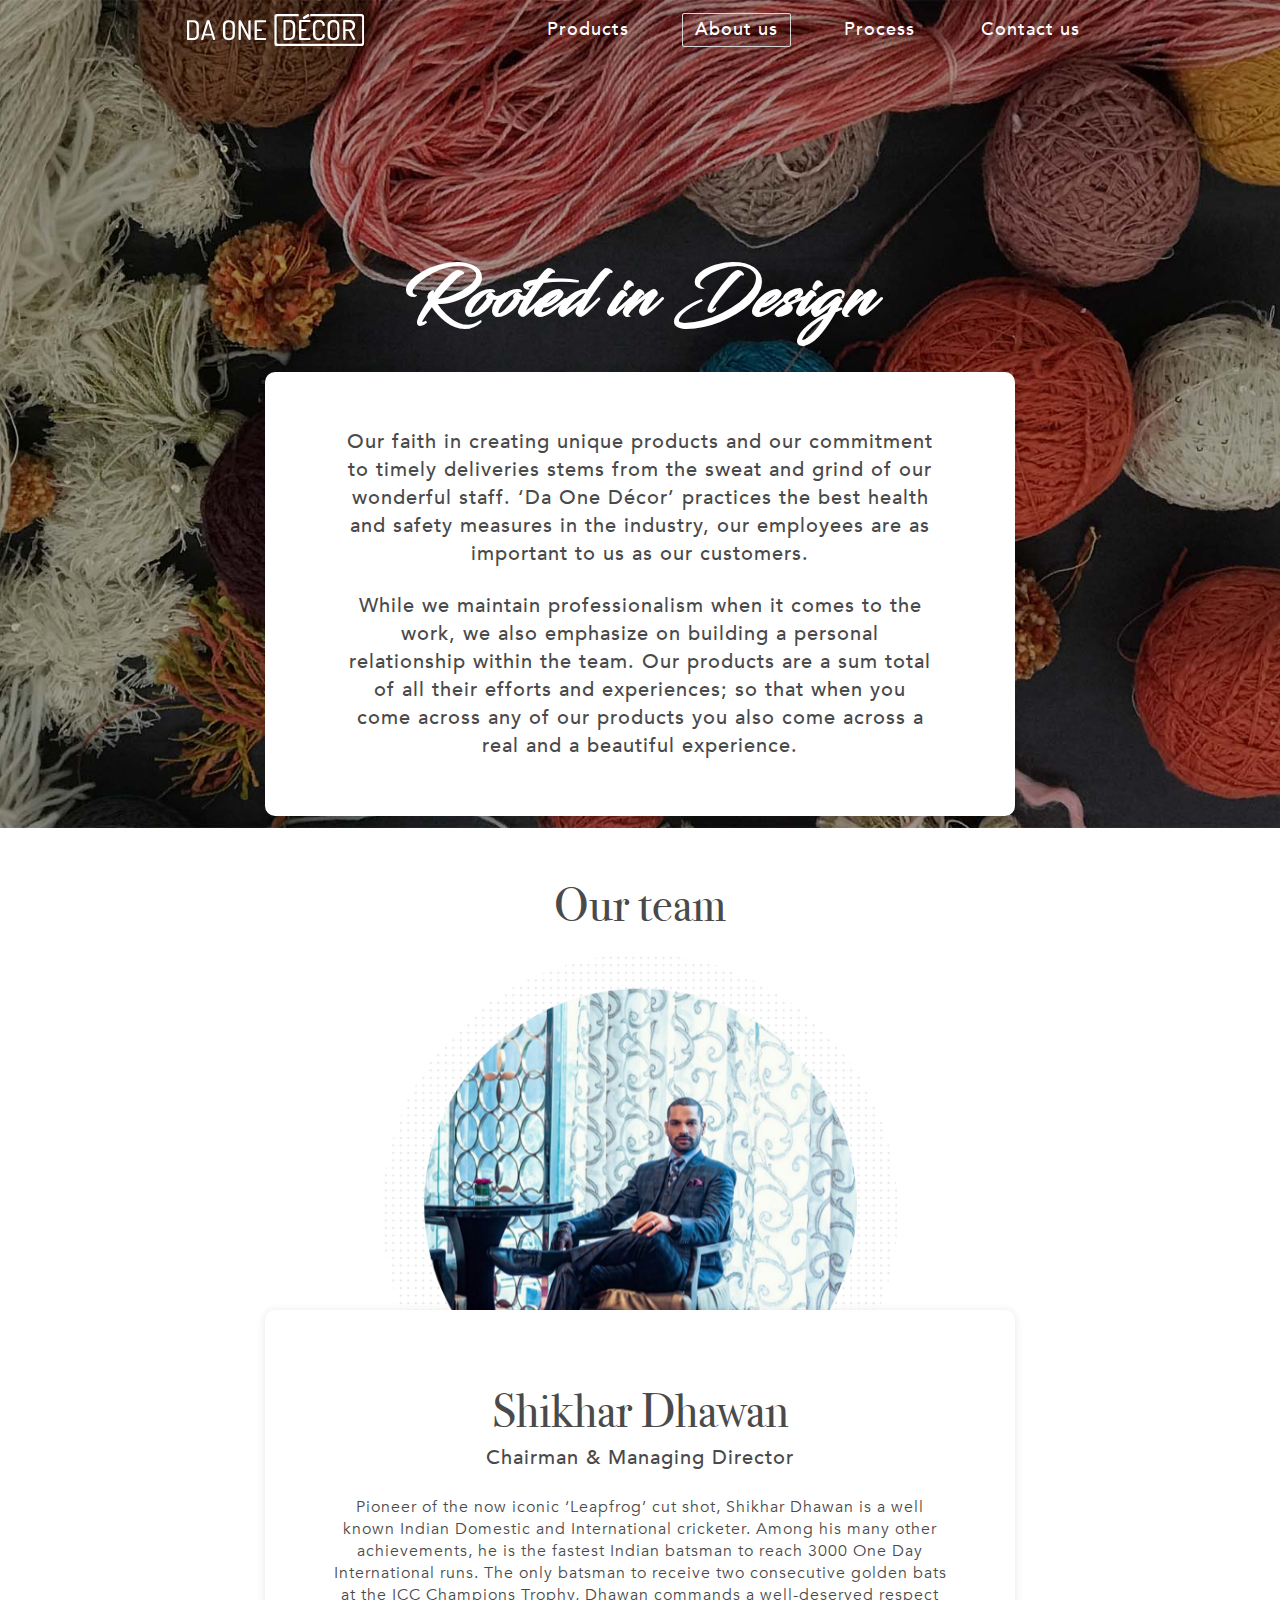
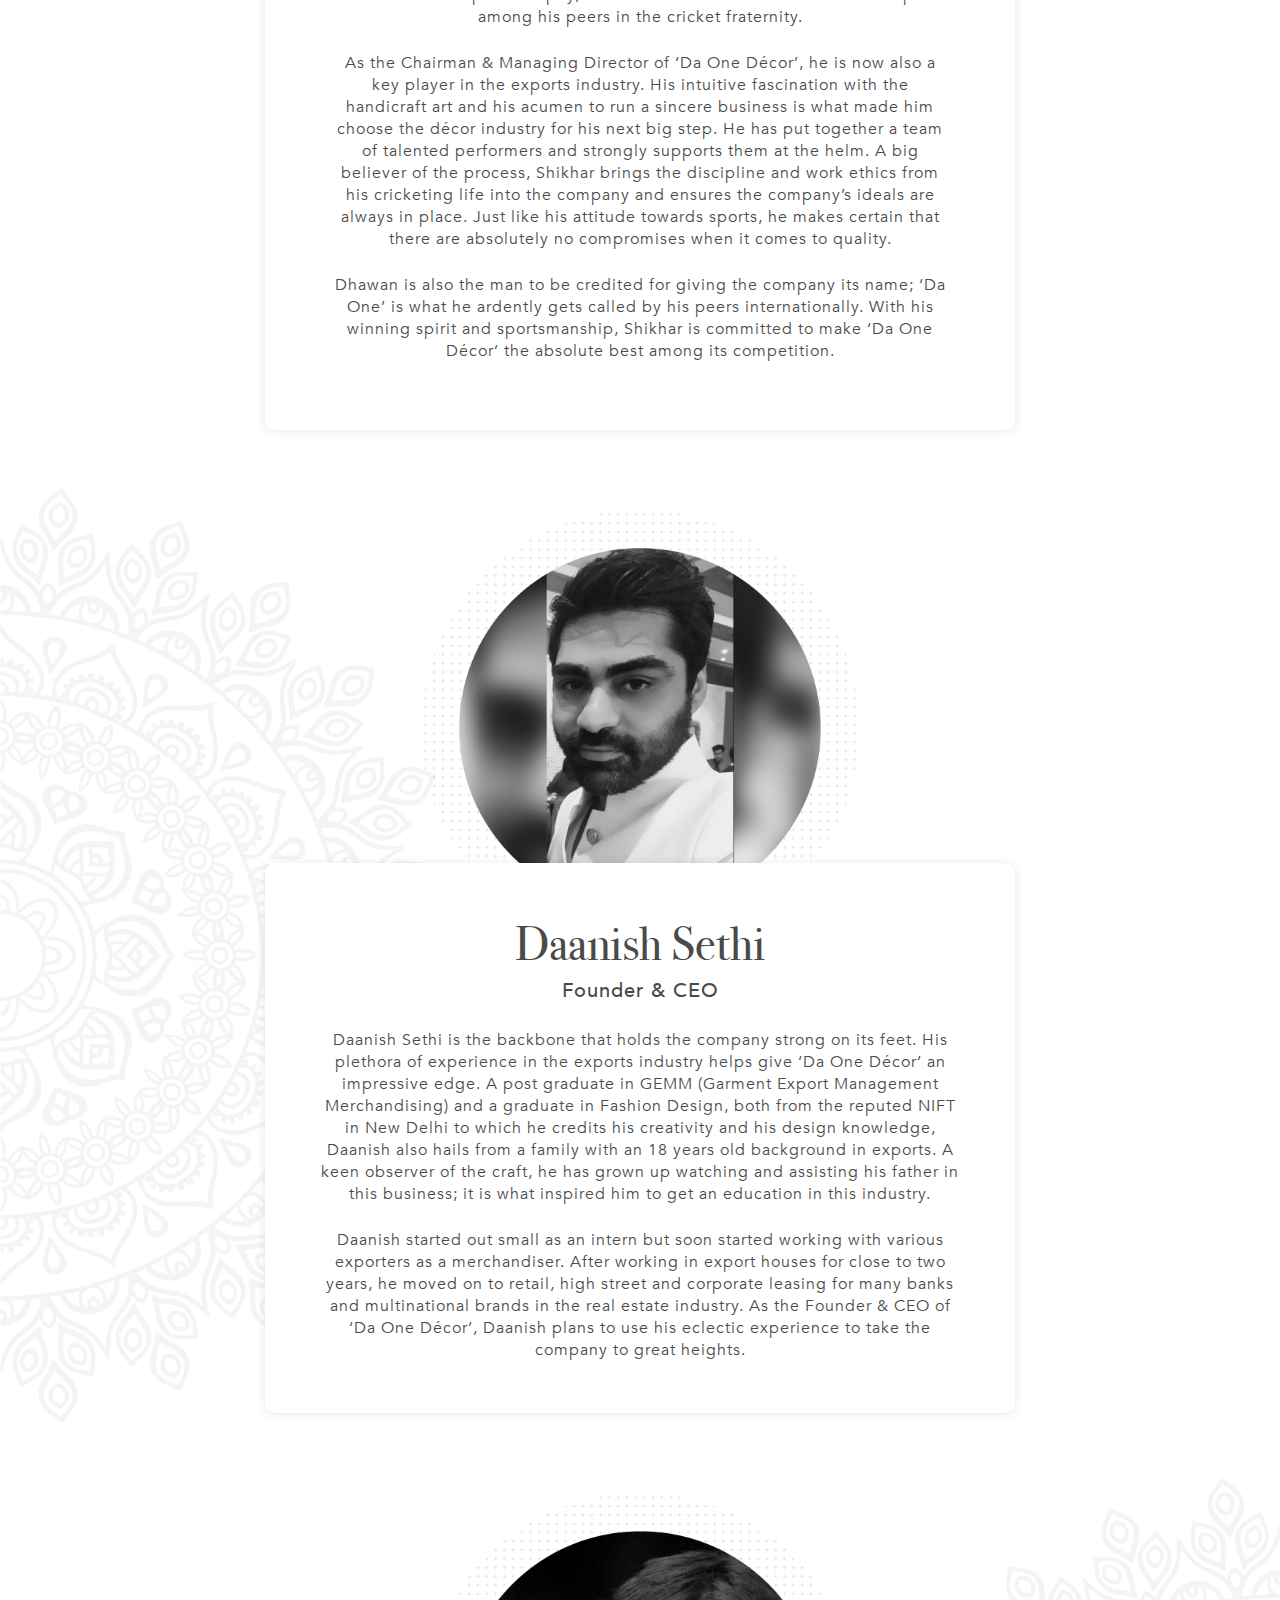
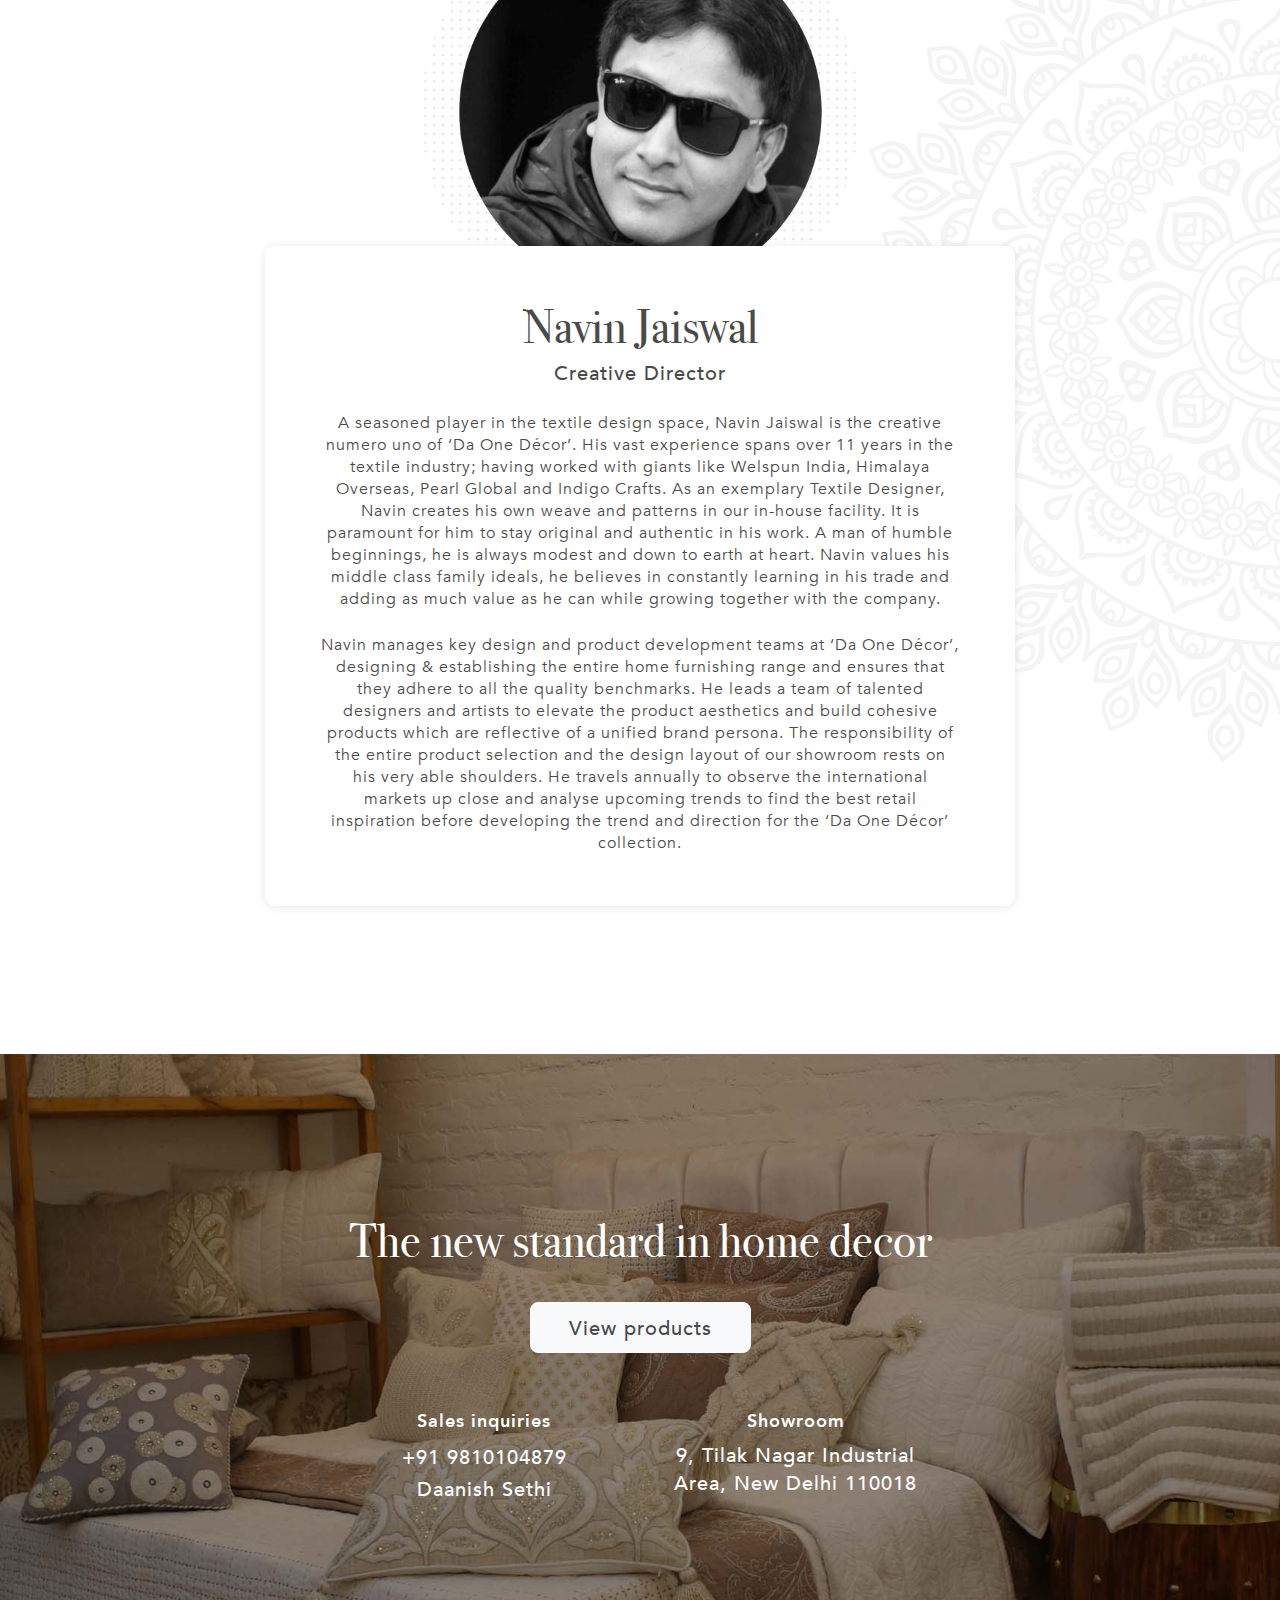
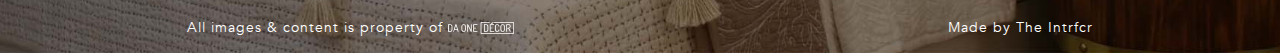
<file: about.html>
<!doctype html>
<html lang="en">
	<head>
			<meta charset="utf-8">
			<meta content="width=device-width, initial-scale=1, shrink-to-fit=no" name="viewport">
		<title>About | Da One Décor</title>
		
		<link rel="stylesheet" href="https://cdnjs.cloudflare.com/ajax/libs/twitter-bootstrap/4.0.0/css/bootstrap.min.css">
			<link rel="stylesheet" href="./css/style.css">
	</head>
<body >        
	<div id="image-about-left">       
		<div class="image-about-right">
							<header class="navbar navbar-expand-lg navbar-light bg-transparent" id="header">
							
								<section class="container">
									<a class="navbar-brand" href="./"><img src="./images/logo-white.svg" class="Logo_white" alt="logo" ></a>
								
									<button class="navbar-toggler" type="button" data-toggle="collapse" data-target="#mainMenu" aria-controls="mainMenu" aria-expanded="false" aria-label="Toggle navigation">
									<span class="navbar-toggler-icon"></span>
									</button>
								 
										<div class="collapse navbar-collapse" id="mainMenu">
											<ul class="navbar-nav ml-auto">
												<li class="nav-item">
													<a class="nav-link" href="./products.html">Products</a>
												</li>
												<li class="nav-item active">
													<a class="nav-link" href="./about.html">About us</a>
												</li>
												<li class="nav-item">
													<a class="nav-link" href="./process.html">Process</a>
												</li>
												<li class="nav-item">
													<a class="nav-link scroll" href="#footer">Contact us</a>
												</li>
											</ul>
										</div>
							
							</section>
						</header>

		<section id="bannerContainerabout"></section>
			 
	<section class="container py-5 bannerCard">       
				<div class="row align-items-center h-100 flex-column">
			<div class="col-12 col-md-10 mx-auto">
				<h1 class="text-center text-white font-fancy display-1">Rooted in Design</h1>
				<div class="card has-shadow text-center mt-4 p-4 p-md-5">
					<div class="card-body mx-md-3 py-1 py-md-2 p-0 px-md-3">
						<p class="card-text  mb-md-4 font-medium h3 ">Our faith in creating unique products and our commitment to timely deliveries stems from the sweat and grind of our wonderful staff. ‘Da One Décor’ practices the best health and safety measures in the industry, our employees are as important to us as our customers. </p>

						<p class="card-text font-medium h3">While we maintain professionalism when it comes to the work, we also emphasize on building a personal relationship within the team. Our products are a sum total of all their efforts and experiences; so that when you come across any of our products you also come across a real and a beautiful experience.</p>
					</div>
				</div>
			</div>
				</div>
	</section>
	
	<div class="container shikarDhawan mt-2 pt-1" id="team">
		<h2 class="text-center display-2 font-title mb-3 pb-1 ">Our team</h2>
		<div class="row">
			<div class="col col-sm-8 col-md-7 mx-auto ">
				<img src="./images/shikharDhawan.png" alt="shikhar dhawan" class="img-fluid " >
			</div>
		</div>
	
		<div class="row raiseUp" >
			<div class="col-12 col-md-10 mx-auto">
				<div class="card has-shadow text-center p-1 p-md-5" >
					<div class="card-body mt-1">       
						<h2 class="text-center display-2 font-title mb-1">Shikhar Dhawan</h2>

						<h6 class="text-center font-medium h3 mb-4">Chairman &amp; Managing Director</h6>

						<p class="h5 font-regular mb-4">Pioneer of the now iconic ‘Leapfrog’ cut shot, Shikhar Dhawan is a well known Indian Domestic and International cricketer. Among his many other achievements, he is the fastest Indian batsman to reach 3000 One Day International runs. The only batsman to receive two consecutive golden bats at the ICC Champions Trophy, Dhawan commands a well-deserved respect among his peers in the cricket fraternity.</p>

						<p class="h5 font-regular mb-4 shikarDhawanMore collapse d-md-block" >As the Chairman & Managing Director of ‘Da One Décor’, he is now also a key player in the exports industry. His intuitive fascination with the handicraft art and his acumen to run a sincere business is what made him choose the décor industry for his next big step. He has put together a team of talented performers and strongly supports them at the helm. A big believer of the process, Shikhar brings the discipline and work ethics from his cricketing life into the company and ensures the company’s ideals are always in place. Just like his attitude towards sports, he makes certain that there are absolutely no compromises when it comes to quality.</p>

						<p class="h5 font-regular mb-0 shikarDhawanMore collapse d-md-block" >Dhawan is also the man to be credited for giving the company its name; ‘Da One’ is what he ardently gets called by his peers internationally. With his winning spirit and sportsmanship, Shikhar is committed to make ‘Da One Décor’ the absolute best among its competition.</p>

						<a href="#" class=" nav-toggle h3 font-bold d-block d-md-none" data-toggle="collapse" data-target=".shikarDhawanMore" aria-expanded="false" aria-controls="shikarDhawanMore">Read more</a>
					</div>   
				</div>
			</div>
		</div>
	</div>    
									 
<div class="container ">
	<div class="row mt-5 pt-4 ">
	 
		<div class="col col-sm-8 col-md-6 mx-auto mt-2">
		<img src="images/daanishSethi.png" alt="Daanish Sethi" class="img-fluid " >
		</div>
	
	</div>

		<div class="row raiseUp" >
			<div class="col-12 col-md-10 mx-auto">
				<div class="card card-body has-shadow text-center p-4 p-md-5" >
	
					<div class="card-body px-2 py-1">
	
					<h2 class="text-center  display-2 font-title mb-1">Daanish Sethi</h2>
					<h4 class="text-center  font-medium h3 mb-4">Founder & CEO</h4>
					<p class="text-center h5 font-regular mb-4 ">Daanish Sethi is the backbone that holds the company strong on its feet. His plethora of experience in the exports industry helps give ‘Da One Décor’ an impressive edge. A post graduate in GEMM (Garment Export Management Merchandising) and a graduate in Fashion Design, both from the reputed NIFT in New Delhi to which he credits his creativity and his design knowledge, Daanish also hails from a family with an 18 years old background in exports. A keen observer of the craft, he has grown up watching and assisting his father in this business; it is what inspired him to get an education in this industry.</p>

					<p class="text-center h5 font-regular mb-0 daanishSethiMore collapse d-md-block">Daanish started out small as an intern but soon started working with various exporters as a merchandiser. After working in export houses for close to two years, he moved on to retail, high street and corporate leasing for many banks and multinational brands in the real estate industry. As the Founder & CEO of ‘Da One Décor’, Daanish plans to use his eclectic experience to take the company to great heights.</p>
					<a href="#" class="nav-toggle text-center h3 font-bold d-block d-md-none" data-toggle="collapse" data-target=".daanishSethiMore" aria-expanded="false" aria-controls="daanishSethiMore">Read more</a>
	
				</div>
	
			</div>
		</div>
</div> 
</div>
													 
	<div class="container">
		<div class="row mt-5 pt-4">
	
			<div class="col col-sm-8 col-md-6 mx-auto mt-2">
				<img src="images/navinJaiswal.png" alt="Navin Jaiswal" class="img-fluid " >
			</div>
	
		</div>

			<div class="row raiseUp" >
				<div class="col-12 col-md-10 mx-auto"> 
					<div class="card has-shadow text-center p-4 p-md-5 mb-md-5">
	
						<div class="card-body px-2 py-1">
							<h2 class="text-center display-2 font-title mb-1">Navin Jaiswal</h2>
							<h4 class="text-center font-medium h3 mb-4">Creative Director</h4>
								<p class="text-center h5 font-regular mb-4 ">A seasoned player in the textile design space, Navin Jaiswal is the creative numero uno of ‘Da One Décor’. His vast experience spans over 11 years in the textile industry; having worked with giants like Welspun India, Himalaya Overseas, Pearl Global and Indigo Crafts. As an exemplary Textile Designer, Navin creates his own weave and patterns in our in-house facility. It is paramount for him to stay original and authentic in his work. A man of humble beginnings, he is always modest and down to earth at heart. Navin values his middle class family ideals, he believes in constantly learning in his trade and adding as much value as he can while growing together with the company.</p>

								<p class="text-center h5 font-regular mb-0 navinJaiswal collapse d-md-block">Navin manages key design and product development teams at ‘Da One Décor’, designing & establishing the entire home furnishing range and ensures that they adhere to all the quality benchmarks. He leads a team of talented designers and artists to elevate the product aesthetics and build cohesive products which are reflective of a unified brand persona. The responsibility of the entire product selection and the design layout of our showroom rests on his very able shoulders. He travels annually to observe the international markets up close and analyse upcoming trends to find the best retail inspiration before developing the trend and direction for the ‘Da One Décor’ collection.</p>
							<a href="#" class="nav-toggle text-center h3 font-bold d-block d-md-none" data-toggle="collapse" data-target=".navinJaiswal" aria-expanded="false" aria-controls="navinJaiswal">Read more</a>

						</div>       
	
					</div>
				</div>
			</div>
	</div>

	<footer id="footer">
		<div class="container h-100 ">
			<div class="row ">
		        <div class="col-11 mx-auto">
			        <h1 class="display-2 font-title mb-3">The new standard in home decor</h1>

			        <a class="btn btn-light font-medium h3 mt-3 mb-1" href="./products.html">View products</a>          
		        </div>
		    </div>
			<div class="row py-5 mt-0 py-sm-5 mt-sm-1 mb-sm-5">
				<div class="col-sm-4 ml-auto"> 
					<h4 class="font-bold">Sales inquiries</h4>
					<a class="text-white font-medium h3 mt-1" href="tel:+91-9810104879">+91 9810104879</a><br/>
					<span class="font-medium h3 mb-0">Daanish Sethi</span>
				</div>				
			    <div class="col-sm-4 mr-auto mt-5 mt-sm-0">
					<h4 class="font-bold">Showroom</h4>
					<address class="font-medium h3 mt-1 mb-0">
						9, Tilak Nagar Industrial<br/>
						Area, New Delhi 110018
					</address>
			    </div>				
			</div>
			<div class="row mt-md-3 mt-0 mb-3 text-sm-center copyright align-items-left">
				<div class="col-12 col-md-8 font-regular h6 text-md-left mb-3 mb-sm-0 ">
					All images & content is property of <img class="img-fluid logo" src="./images/logo-white.svg" alt="logo">
				</div>
				<div class="col-12 col-md-4 font-regular h6 text-md-right mb-0">
					Made by <a href="http://theintrfcr.com" target="_blank">The Intrfcr</a>
				</div>
			</div>
		</div>
	</footer>  
		</div>
	</div>
	<script src="https://cdnjs.cloudflare.com/ajax/libs/jquery/3.3.1/jquery.min.js"></script> 
	<script src="https://cdnjs.cloudflare.com/ajax/libs/popper.js/1.14.1/popper.min.js"></script> 
	<script src="https://cdnjs.cloudflare.com/ajax/libs/twitter-bootstrap/4.0.0/js/bootstrap.min.js"></script>
	<script>
		$(document).ready(function() {
			$('.scroll').click(function(e) {
				e.preventDefault();
				$('body,html').animate({scrollTop: $(this.hash).offset().top}, 1000 );
			});			
		});
	</script>
 </body>
</html>
</file>
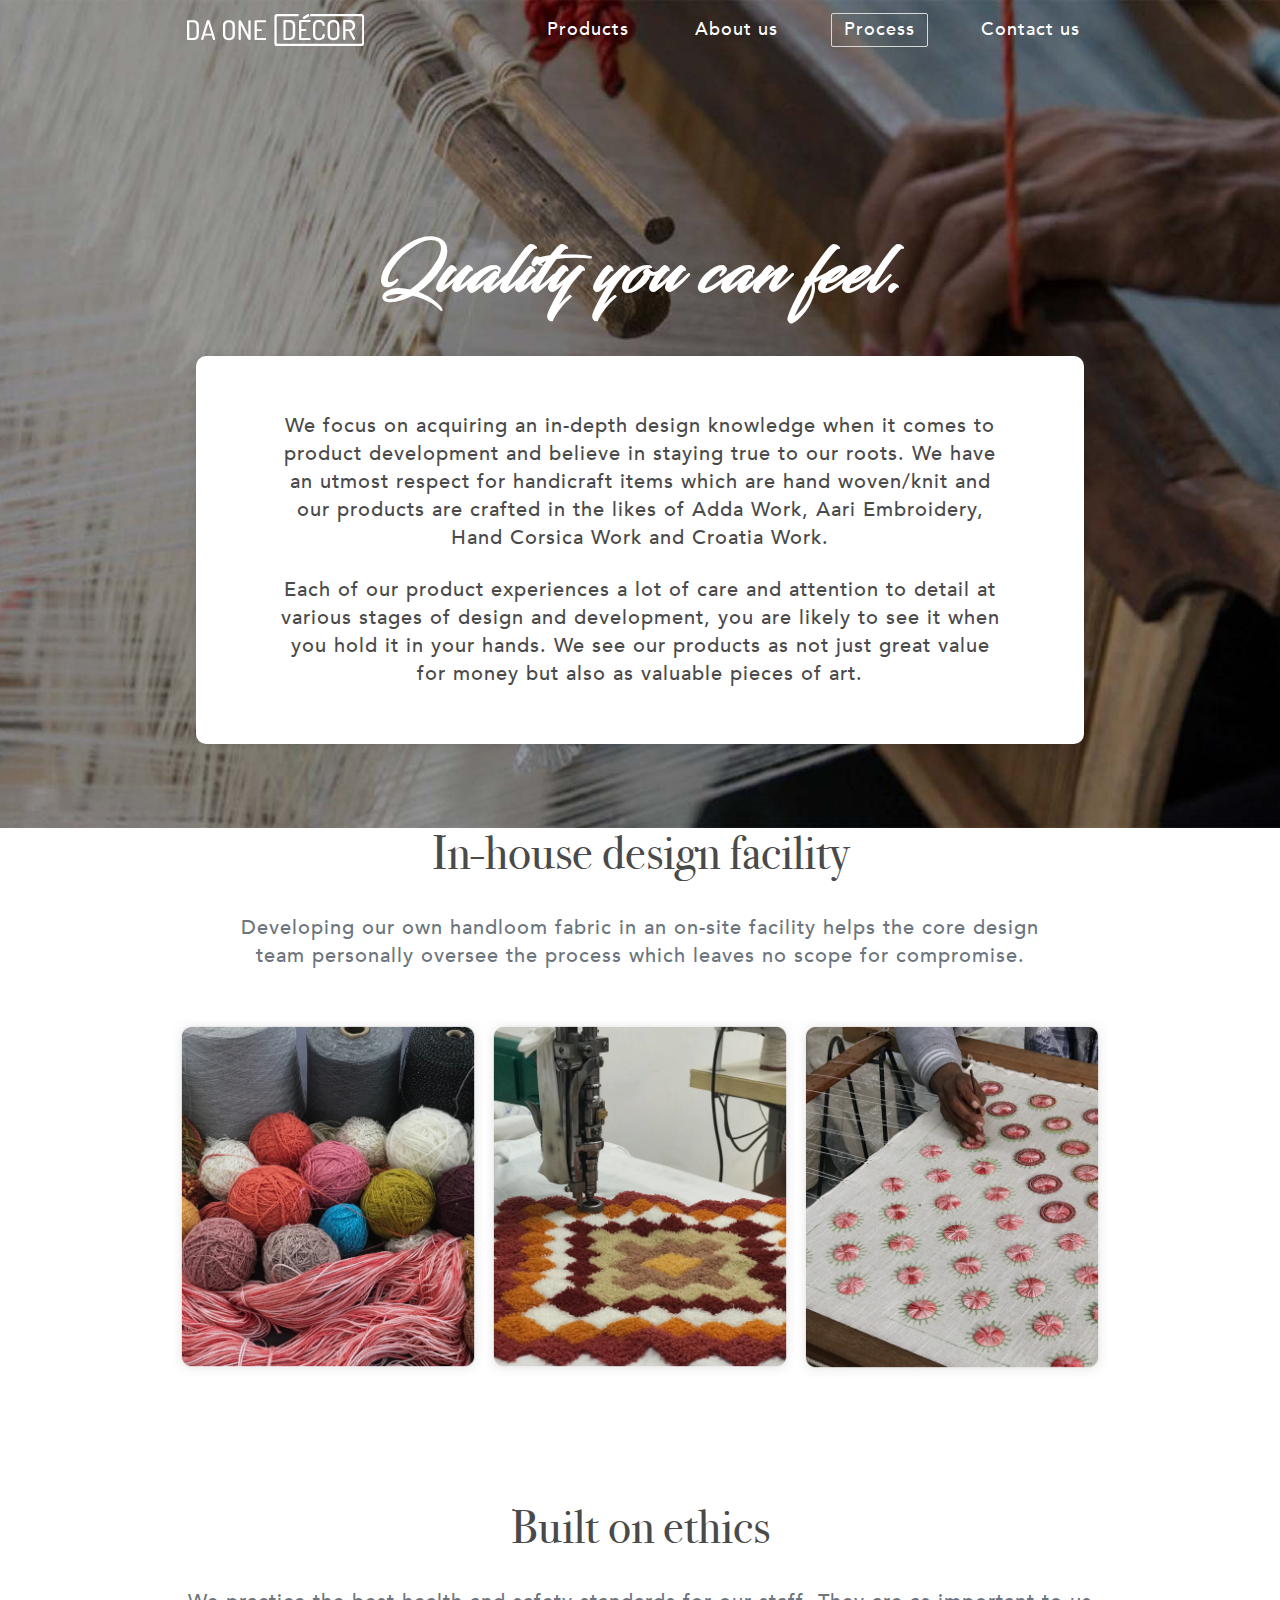
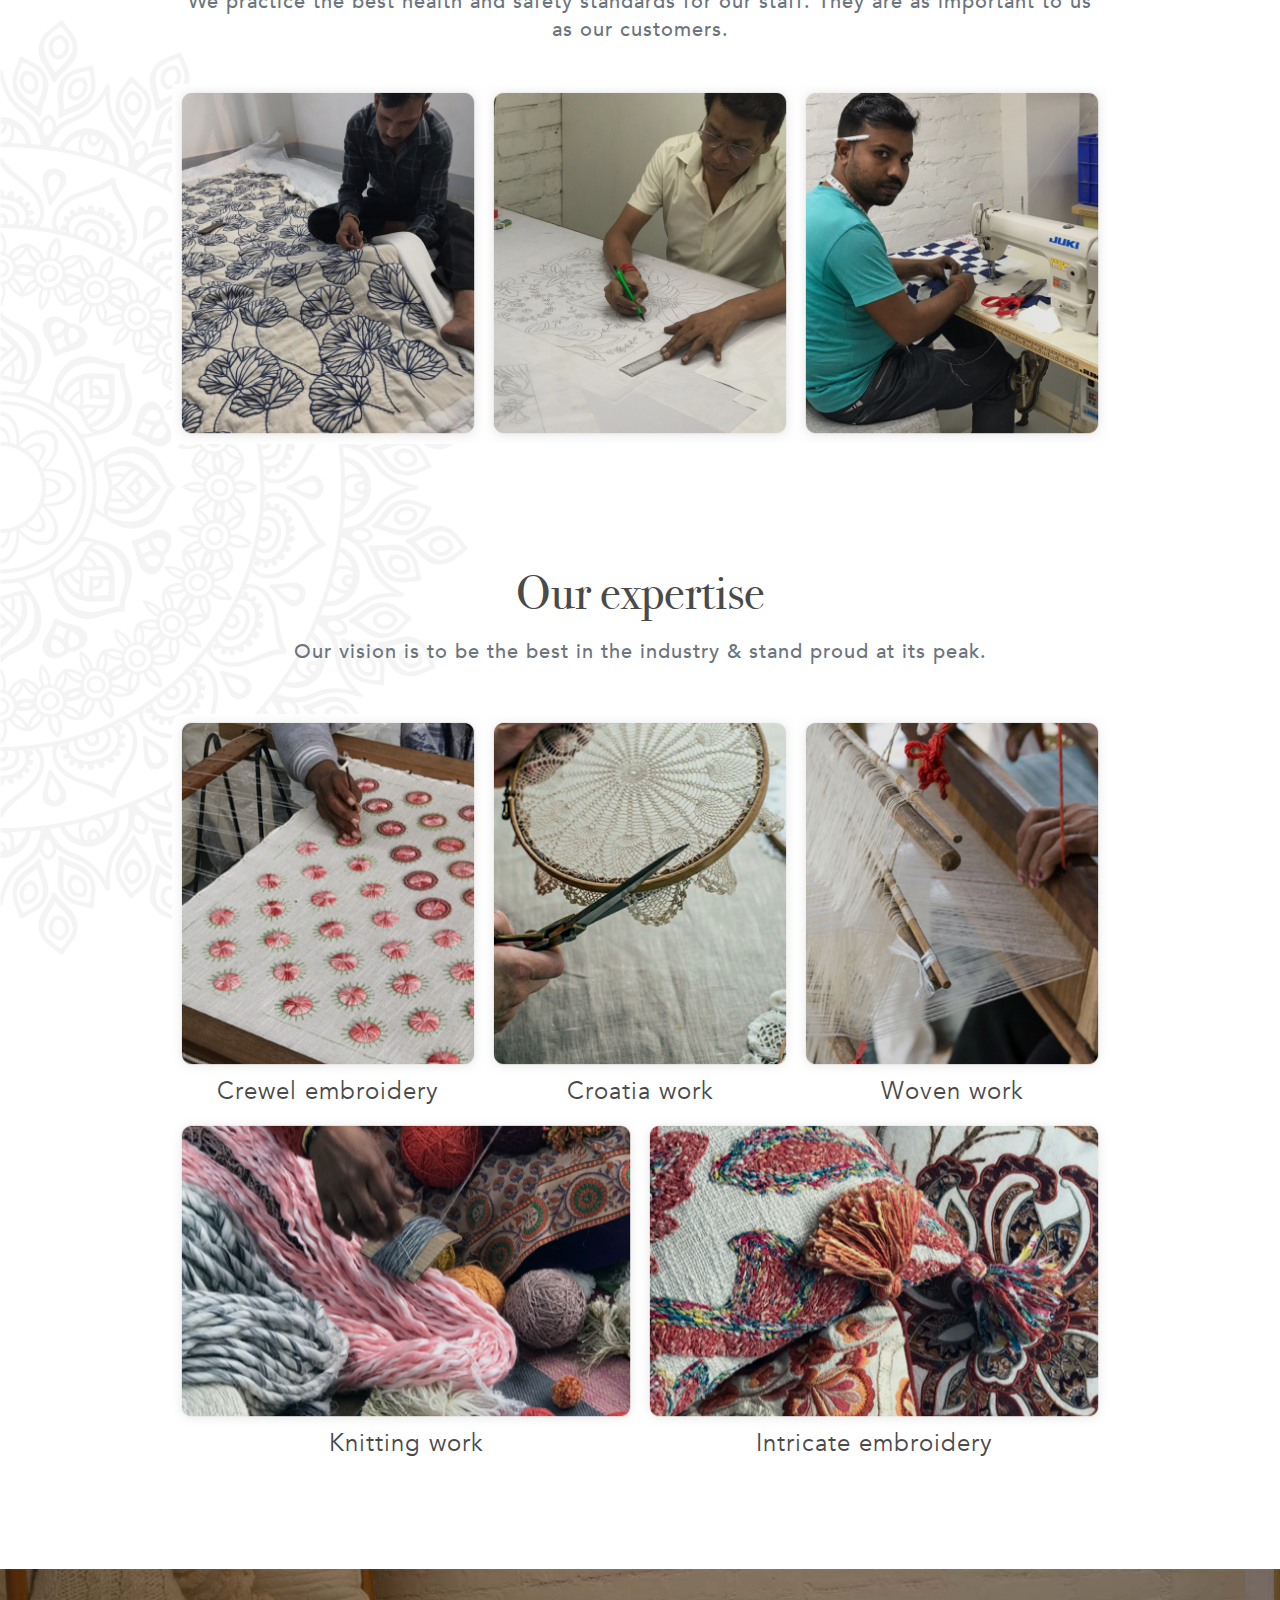
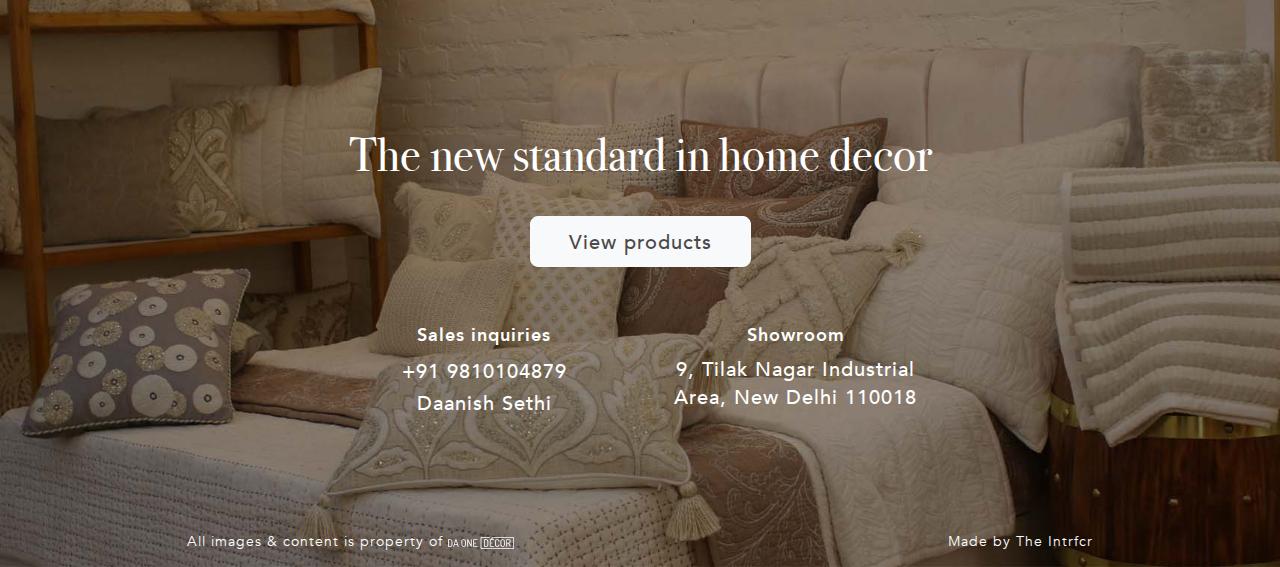
<file: process.html>
<!doctype html>
<html lang="en">

    <head>

        <meta charset="utf-8">
        <meta content="width=device-width, initial-scale=1, shrink-to-fit=no" name="viewport">
        <link rel="stylesheet" href="https://cdnjs.cloudflare.com/ajax/libs/twitter-bootstrap/4.0.0/css/bootstrap.min.css">
        <link rel="stylesheet" href="./css/style.css">
    <title>Process | Da One Décor</title>
    </head>
<body> 
  <div id="image-process">
      <header class="navbar navbar-expand-lg navbar-light bg-transparent" id="header">
        <section class="container">
            <a class="navbar-brand" href="./"><img src="./images/logo-white.svg" class="Logo_white" alt="logo" ></a>
            <button class="navbar-toggler" type="button" data-toggle="collapse" data-target="#mainMenu" aria-controls="mainMenu" aria-expanded="false" aria-label="Toggle navigation">
            <span class="navbar-toggler-icon"></span>
            </button>

            <div class="collapse navbar-collapse" id="mainMenu">
              <ul class="navbar-nav ml-auto">
                <li class="nav-item">
                <a class="nav-link" href="./products.html">Products</a>
                </li>
                <li class="nav-item">
                <a class="nav-link" href="./about.html">About us</a>
                </li>
                <li class="nav-item active">
                <a class="nav-link" href="./process.html">Process</a>
                </li>
                <li class="nav-item">
                <a class="nav-link scroll" href="#footer">Contact us</a>
                </li>
              </ul>
            </div>
        </section>
        </header>

	<section id="bannerContainerprocess"></section>
	  
	  <section class="container p-4 bannerCard">       
        <div class="d-flex align-items-center h-100 flex-column">
            <h1 class="text-center text-white font-fancy display-1">Quality you can feel.</h1>
			<div class="card has-shadow text-center mt-4 p-5">
				<div class="card-body mx-3 py-2 px-3">
					<p class="card-text font-medium h3 mb-4">We focus on acquiring an in-depth design knowledge when it comes to product development and believe in staying true to our roots. We have an utmost respect for handicraft items which are hand woven/knit and our products are crafted in the likes of Adda Work, Aari Embroidery, Hand Corsica Work and Croatia Work.</p>

					<p class="card-text font-medium h3 mb-0">Each of our product experiences a lot of care and attention to detail at various stages of design and development, you are likely to see it when you hold it in your hands. We see our products as not just great value for money but also as valuable pieces of art.</p>
				</div>
          	</div>
        </div>
    </section>
	  
  <section class="container mt-5 pt-2">
      <h4 class="text-center display-2 font-title  mb-4 pb-2">In-house design facility</h4>
    <div class="col-11 mx-auto mb-4 pb-3">
      <h4 class="text-center">
      <small class="text-muted font-medium h3">Developing our own handloom fabric in an on-site facility helps the core design team personally oversee the process which leaves no scope for compromise.</small>
      </h4>
    </div>
  </section >

  <section class="container pb-4 products">
    <div class="card-deck ">
      <div class="card border-0 mx-0">
      <img class="img-fluid " src="./images/process1.jpg" alt="process1">
      </div>
      <div class="card border-0 mx-0">
      <img class="img-fluid" src="./images/process2.jpg" alt="process2">
      </div>
      <div class="card border-0 mx-0">
      <img class="img-fluid" src="./images/process3.jpg" alt="process3">
      </div>
    </div>
  </section> 

  <section class="container pt-5 mt-5">
    <h4 class="text-center  display-2 font-title pb-4">Built on ethics</h4>
    <h4 class="text-center mb-4 pb-3">
    <small class="text-muted font-medium h3 mb-0">We practice the best health and safety standards for our staff. They are as important to us as our customers.</small>
    </h4>
  </section>
	  
  <section class="container products">
    <div class="card-deck">
      <div class="card border-0 mx-0">
      <img class="img-fluid" src="./images/process4.jpg" alt="process4">
      </div>
      <div class="card border-0 mx-0">
      <img class="img-fluid" src="./images/process5.jpg" alt="process5">
      </div>
      <div class="card border-0 mx-0">
      <img class="img-fluid" src="./images/process6.jpg" alt="process6">
      </div>
    </div>
  </section>

  <section class="container mt-5 pt-4 ">
    <h4 class="text-center pt-4 display-2 font-title mt-4 mb-3">Our expertise </h4>
    <h4 class="text-center mb-5">
    <small class="text-muted font-medium h3 mb-1"> Our vision is to be the best in the industry & stand proud at its peak.</small>
    </h4>
  </section>

  <section class="container mb-5 products">
        <div class="card-deck">
            <div class="card mb-2 mx-0">
                <h6 class="card-title text-center h1 font-regular mb-0 d-block d-md-none">Crewel embroidery</h6>
                <img alt="crewelEmbroidery" class="img-fluid" src="./images/crewelEmbroidery.png">
                <div class="card-body py-0">
                    <h6 class="card-title text-center h1 font-regular mb-0 d-none d-md-block">Crewel embroidery</h6>
                </div>
            </div>
            <div class="card mb-2 mx-0">
                <h6 class="card-title text-center h1 font-regular mb-0 d-block d-md-none ">Croatia work</h6>
                <img alt="croatiaWork" class="img-fluid" src="./images/croatiaWork.png">
                <div class="card-body py-0">
                    <h6 class="card-title text-center h1 font-regular mb-0 d-none d-md-block">Croatia work</h6>
                </div>
            </div>
            <div class="card mb-2 mx-0">
                <h6 class="card-title text-center h1 font-regular mb-0 d-block d-md-none ">Woven work</h6>
                <img alt="wovenWork" class="img-fluid" src="./images/wovenWork.png">
                <div class="card-body py-0">
                    <h6 class="card-title text-center h1 font-regular mb-0 d-none d-md-block">Woven work</h6>
                </div>
            </div>
        </div>
        <div class="card-deck">
            <div class="card mb-2 mx-0">
                <h6 class="card-title text-center h1 font-regular mb-0 d-block d-md-none">Knitting work</h6>
                <img alt="knittingWork" class="img-fluid" src="./images/knittingWork.png">
                <div class="card-body py-0">
                    <h6 class="card-title text-center h1 font-regular mb-0 d-none d-md-block">Knitting work</h6>
                </div>
            </div>
            <div class="card mb-2 mx-0">
                <h6 class="card-title text-center h1 font-regular mb-0 d-block d-md-none ">Intricate embroidery</h6>
                <img alt="intricateEmbroidery" class="img-fluid" src="./images/intricateEmbroidery.png">
                <div class="card-body py-0">
                    <h6 class="card-title text-center h1 font-regular mb-0 d-none d-md-block ">Intricate embroidery</h6>
                </div>
            </div>
        </div>
    </section>


	<footer id="footer">
		<div class="container h-100 ">
			<div class="row ">
		        <div class="col-11 mx-auto">
			        <h1 class="display-2 font-title mb-3">The new standard in home decor</h1>

			        <a class="btn btn-light font-medium h3 mt-3 mb-1" href="./products.html">View products</a>          
		        </div>
		    </div>
			<div class="row py-5 mt-0 py-sm-5 mt-sm-1 mb-sm-5">
				<div class="col-sm-4 ml-auto"> 
					<h4 class="font-bold">Sales inquiries</h4>
					<a class="text-white font-medium h3 mt-1" href="tel:+91-9810104879">+91 9810104879</a><br/>
					<span class="font-medium h3 mb-0">Daanish Sethi</span>
				</div>				
			    <div class="col-sm-4 mr-auto mt-5 mt-sm-0">
					<h4 class="font-bold">Showroom</h4>
					<address class="font-medium h3 mt-1 mb-0">
						9, Tilak Nagar Industrial<br/>
						Area, New Delhi 110018
					</address>
			    </div>				
			</div>
			<div class="row mt-md-3 mt-0 mb-3 text-sm-center copyright align-items-left">
				<div class="col-12 col-md-8 font-regular h6 text-md-left mb-3 mb-sm-0 ">
					All images & content is property of <img class="img-fluid logo" src="./images/logo-white.svg" alt="logo">
				</div>
				<div class="col-12 col-md-4 font-regular h6 text-md-right mb-0">
					Made by <a href="http://theintrfcr.com" target="_blank">The Intrfcr</a>
				</div>
			</div>
		</div>
	</footer>  
  </div>	  
	<script src="https://cdnjs.cloudflare.com/ajax/libs/jquery/3.3.1/jquery.min.js"></script> 
	<script src="https://cdnjs.cloudflare.com/ajax/libs/popper.js/1.14.1/popper.min.js"></script> 
	<script src="https://cdnjs.cloudflare.com/ajax/libs/twitter-bootstrap/4.0.0/js/bootstrap.min.js"></script>
	<script>
		$(document).ready(function() {
			$('.scroll').click(function(e) {
				e.preventDefault();
				$('body,html').animate({scrollTop: $(this.hash).offset().top}, 1000 );
			});			
		});
	</script>
</body>
</html>
</file>
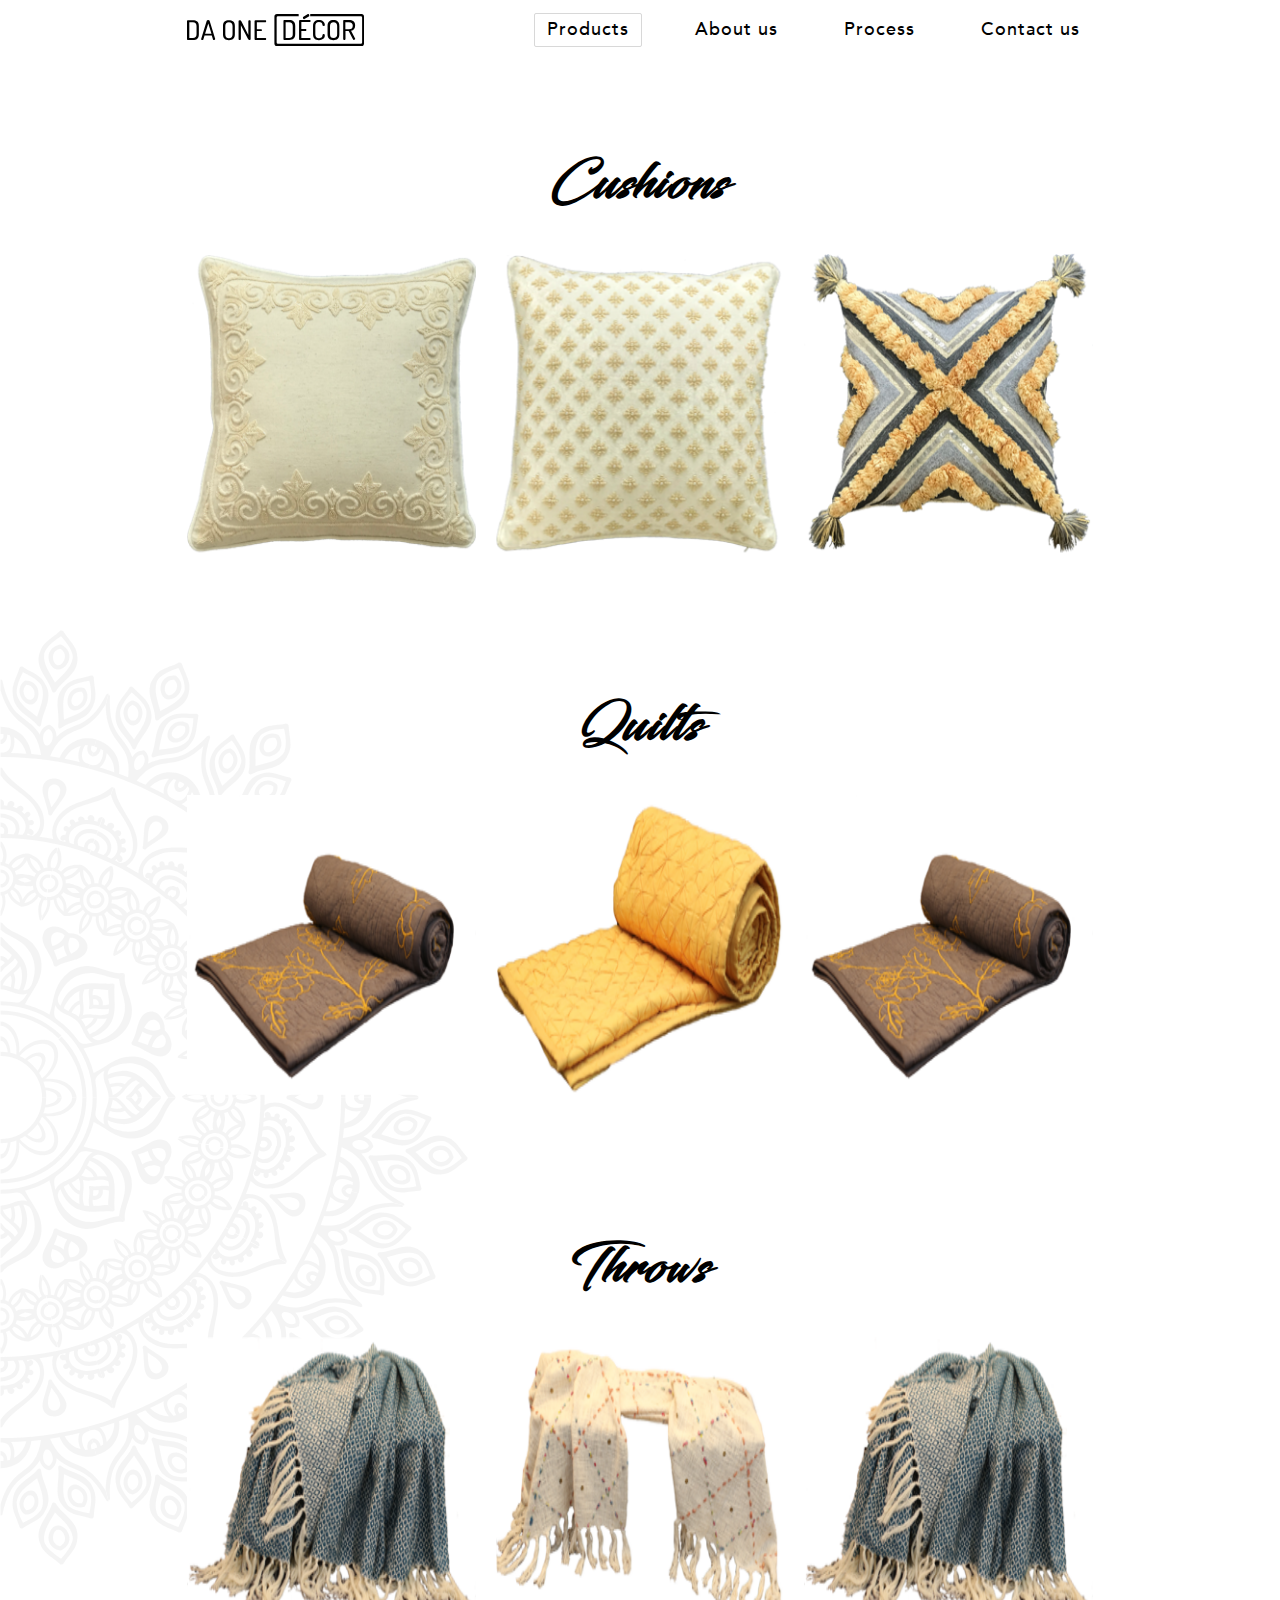
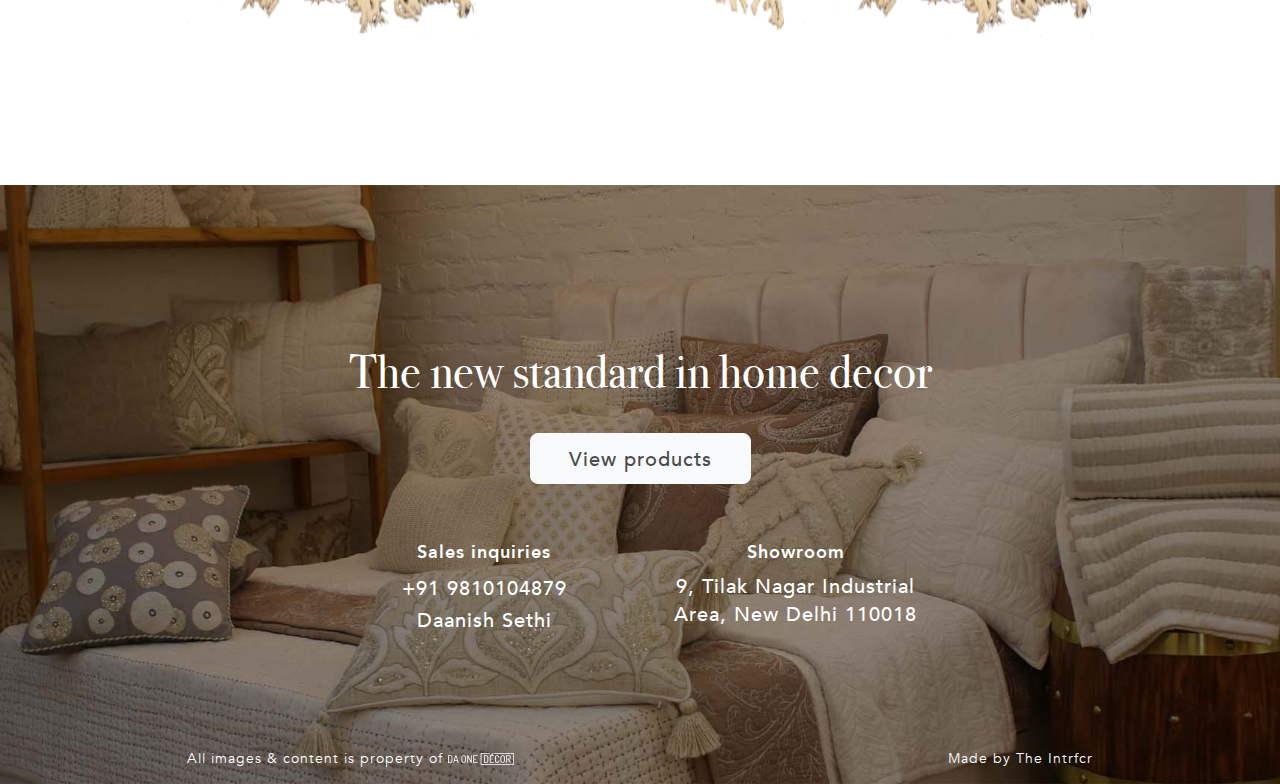
<file: products.html>
<!DOCTYPE html>
<html lang="en">
<head>
	<meta charset="utf-8">
	<meta content="width=device-width, initial-scale=1, shrink-to-fit=no" name="viewport">
	<title>Products | Da One Décor</title>

	<link rel="stylesheet" href="./css/bootstrap.min.css">
    <link rel="stylesheet" href="./css/owl.carousel.min.css">
	<link rel="stylesheet" href="./css/style.css">	
</head>
<body>
<div class="products-left-logo">
      <header class="navbar navbar-expand-lg navbar-light bg-white" id="header">
		<section class="container">
			<a class="navbar-brand" href="./"><img class="img-fluid" src="./images/logo-black.svg" alt="logo"></a> 
			<button aria-controls="mainMenu" aria-expanded="false" aria-label="Toggle navigation" class="navbar-toggler" data-target="#mainMenu" data-toggle="collapse" type="button"><span class="navbar-toggler-icon"></span></button>
			<div class="collapse  navbar-collapse" id="mainMenu">
				<ul class="navbar-nav ml-auto">
					<li class="nav-item active">
						<a class="nav-link" href="./products.html">Products</a>
					</li>
					<li class="nav-item">
						<a class="nav-link" href="./about.html">About us</a>
					</li>
					<li class="nav-item">
						<a class="nav-link" href="./process.html">Process</a>
					</li>
					<li class="nav-item">
						<a class="nav-link scroll" href="#footer">Contact us</a>
					</li>
				</ul>
			</div>
		</section>
	</header>

	<section class="container text-center py-5 my-5">
		<h1 class="font-fancy text-black display-2">Cushions</h1>
		<div class="row mt-4 pt-3 ">
			<div class="col-12">
				<div class="owl-carousel owl-theme">
					<div class="item">
						<img class="img-fluid" src="./images/cushions1.png" alt="cushion 1">
					</div>
					<div class="item">
						<img class="img-fluid" src="./images/cushions2.png" alt="cushion 2">
					</div>
					<div class="item">
						<img class="img-fluid" src="./images/cushions3.png" alt="cushion 3">
					</div>
					<div class="item">
						<img class="img-fluid" src="./images/cushions1.png" alt="cushion 1">
					</div>
					<div class="item">
						<img class="img-fluid" src="./images/cushions2.png" alt="cushion 2">
					</div>
					<div class="item">
						<img class="img-fluid" src="./images/cushions3.png" alt="cushion 3">
					</div>
					<div class="item">
						<img class="img-fluid" src="./images/cushions1.png" alt="cushion 1">
					</div>
					<div class="item">
						<img class="img-fluid" src="./images/cushions2.png" alt="cushion 2">
					</div>
					<div class="item">
						<img class="img-fluid" src="./images/cushions3.png" alt="cushion 3">
					</div>
				</div>
			</div>
		</div>
	</section>

	<section class="container text-center py-5 my-5">
		<h1 class="font-fancy text-black display-2">Quilts</h1>
		<div class="row mt-4 pt-3">
			<div class="col-12">
				<div class="owl-carousel owl-theme">
					<div class="item">
						<img class="img-fluid" src="./images/quilts1.png" alt="quilts 1" >
					</div>
					<div class="item">
						<img class="img-fluid" src="./images/quilts2.png" alt="quilts 2">
					</div>
					<div class="item">
						<img class="img-fluid" src="./images/quilts3.png" alt="quilts 3">
					</div>
					<div class="item">
						<img class="img-fluid" src="./images/quilts1.png" alt="quilts 1">
					</div>
					<div class="item">
						<img class="img-fluid" src="./images/quilts2.png" alt="quilts 2">
					</div>
					<div class="item">
						<img class="img-fluid" src="./images/quilts3.png" alt="quilts 3">
					</div>
					<div class="item">
						<img class="img-fluid" src="./images/quilts1.png" alt="quilts1">
					</div>
					<div class="item">
						<img class="img-fluid" src="./images/quilts2.png" alt="quilts 2">
					</div>
					<div class="item">
						<img class="img-fluid" src="./images/quilts3.png" alt="quilts 3">
					</div>
				</div>
			</div>
		</div>
	</section>

	<section class="container text-center py-5 my-5">
		<h1 class="font-fancy text-black display-2 ">Throws</h1>
		<div class="row mt-4 pt-3">
			<div class="col-12">
				<div class="owl-carousel owl-theme">
					<div class="item">
						<img class="img-fluid" src="./images/throws1.png" alt="throws 1">
					</div>
					<div class="item">
						<img class="img-fluid" src="./images/throws2.png" alt="throws 2">
					</div>
					<div class="item">
						<img class="img-fluid" src="./images/throws3.png" alt="throws 3">
					</div>
					<div class="item">
						<img class="img-fluid" src="./images/throws1.png" alt="throws 1">
					</div>
					<div class="item">
						<img class="img-fluid" src="./images/throws2.png" alt="throws 2">
					</div>
					<div class="item">
						<img class="img-fluid" src="./images/throws3.png" alt="throws 3">
					</div>
					<div class="item">
						<img class="img-fluid" src="./images/throws1.png" alt="throws 1">
					</div>
					<div class="item">
						<img class="img-fluid" src="./images/throws2.png" alt="throws 2">
					</div>
					<div class="item">
						<img class="img-fluid" src="./images/throws3.png" alt="throws 3">
					</div>
				</div>
			</div>
		</div>
	</section>
  
	<footer id="footer">
		<div class="container h-100 ">
			<div class="row">
		        <div class="col-11 mx-auto">
			        <h1 class="display-2 font-title mb-3">The new standard in home decor</h1>

			        <a class="btn btn-light font-medium h3 mt-3 mb-1" href="./products.html">View products</a>          
		        </div>
		    </div>
			<div class="row py-5 mt-0 py-sm-5 mt-sm-1 mb-sm-5">
				<div class="col-sm-4 ml-auto"> 
					<h4 class="font-bold">Sales inquiries</h4>
					<a class="text-white font-medium h3 mt-1" href="tel:+91-9810104879">+91 9810104879</a><br/>
					<span class="font-medium h3 mb-0">Daanish Sethi</span>
				</div>				
			    <div class="col-sm-4 mr-auto mt-5 mt-sm-0">
					<h4 class="font-bold">Showroom</h4>
					<address class="font-medium h3 mt-1 mb-0">
						9, Tilak Nagar Industrial<br/>
						Area, New Delhi 110018
					</address>
			    </div>				
			</div>
			<div class="row mt-md-3 mt-0 mb-3 text-sm-center copyright align-items-left">
				<div class="col-12 col-md-8 font-regular h6 text-md-left mb-3 mb-sm-0 ">
					All images & content is property of <img class="img-fluid logo" src="./images/logo-white.svg" alt="logo">
				</div>
				<div class="col-12 col-md-4 font-regular h6 text-md-right mb-0">
					Made by <a href="http://theintrfcr.com" target="_blank">The Intrfcr</a>
				</div>
			</div>
		</div>
	</footer>    
</div>
	<script src="./js/jquery.min.js"></script> 
	<script src="./js/popper.min.js"></script> 
	<script src="./js/bootstrap.min.js"></script>
    <script src="./js/owl.carousel.min.js"></script>	
	<script>
		$(document).ready(function() {
			$('.scroll').click(function(e) {
				e.preventDefault();
				$('body,html').animate({scrollTop: $(this.hash).offset().top}, 1000 );
			});			
		});

		 $(document).ready(function() {
              $('.owl-carousel').owlCarousel({
                loop: true,
                margin: 10,
                responsiveClass: true,
                responsive: {
                  0: {
                    items: 1,
                    nav: true
                  },
                  600: {
                    items: 3,
                    nav: false
                  },
                  960: {
                    items: 3,
                    nav: true,
                    loop: false,
                    margin: 20
                  },
                  1200: {
                    items: 3,
                    nav: true,
                    loop: false,
                    margin: 20
                  }
                }
              })
            });
	</script>
</body>
</html>
</file>
<file: css/style.css>
@charset "UTF-8";
/* CSS Document */

@font-face {
    font-family: 'Avenir-Heavy';
    src: url('../fonts/Avenir-Heavy.woff2') format('woff2'),
         url('../fonts/Avenir-Heavy.woff') format('woff');
    font-weight: 100;
    font-style: normal;
}

@font-face {
    font-family: 'Avenir-Medium';
    src: url('../fonts/Avenir-Medium.woff2') format('woff2'),
         url('../fonts/Avenir-Medium.woff') format('woff');
    font-weight: 300;
    font-style: normal;
}
@font-face {
    font-family: 'Avenir-Book';
    src: url('../fonts/Avenir-Book.woff2') format('woff2'),
         url('../fonts/Avenir-Book.woff') format('woff');
    font-weight: 100;
    font-style: normal;
}
@font-face {
    font-family: 'Blacksword';
    src: url('../fonts/Blacksword.woff2') format('woff2'),
         url('../fonts/Blacksword.woff') format('woff');
    font-weight: 100;
    font-style: normal;
}
@font-face {
    font-family: 'BodoniSvtyTwoITCTT-Book';
    src: url('../fonts/BodoniSvtyTwoITCTT-Book.woff2') format('woff2'),
         url('../fonts/BodoniSvtyTwoITCTT-Book.woff') format('woff');
    font-weight: 100;
    font-style: normal;
}

html {
    height: 100%;
    position: relative;
}
body {
    font-family: 'Avenir-Medium';
    font-size: 20px;
	line-height: 32px;
    text-rendering: optimizeLegibility;
    position: relative;
    height: 100%;
    overflow-y: scroll;
	letter-spacing: 1px;
	color: #4a4a4a;	
}

@media (min-width: 991.9px) {
	#image-about-left{
		background: url("../images/group-7-copy.svg");
		background-repeat: no-repeat;
		background-attachment: scroll;
		background-position-x: left;
		background-position-y: 232vh;
		z-index: -1;
	}  
	.image-about-right{
		background: url("../images/group-7-copy-2.svg");
		background-repeat: no-repeat;
		background-attachment: scroll;
		background-size: 34.5%;
		background-position-x: right;
		background-position-y: 342vh;
		z-index: -1;
	} 

	#image-process{
		background: url("../images/group-7-copy.svg");
		background-repeat: no-repeat;
		background-attachment: scroll;
		background-position-x: left;
		background-position-y: 180vh;
	}
	.products-left-logo{
		background: url("../images/group-7-copy.svg");
		background-repeat: no-repeat;
		background-attachment: scroll;
		background-position-x: left;
		background-position-y: 70vh;
		z-index: -1;
	}  
}
.owl-carousel .owl-item img {
	height: 300px;
    width: 300px;
}
.owl-nav {
	display: none;
} 
.owl-dots {
	display: none;
} 
.display-1 {
	font-size: 64px;
	line-height: 102px;
}
.display-2 {
	font-size: 48px;
	line-height: 58px;
}
h1,.h1 {
	font-size: 24px;
	line-height: 34px;
}
h2,.h2 {
	font-size: 22px;
	line-height: 31px;
}
h3,.h3 {
	font-size: 20px;
	line-height: 28px;
}
h4,.h4 {
	font-size: 18px;
	line-height: 25px;
}
h5,.h5 {
	font-size: 16px;
	line-height: 22px;
}
h6,.h6 {
	font-size: 14px;
	line-height: 19px;
}

.btn,
a.btn {
	border-radius: 8px;
	padding: 12px 38px 9px;
}
.btn-light,
a.btn-light {
	color: #4a4a4a !important;
}

.font-regular {
	font-family: 'Avenir-Book';
}
.font-bold {
	font-family: 'Avenir-Heavy';
}
.font-medium {
	font-family: 'Avenir-Medium';
}
.font-title {
	font-family: 'BodoniSvtyTwoITCTT-Book';
	letter-spacing: normal;
}
.font-fancy {
	font-family: 'Blacksword';
	font-weight: 800;
	letter-spacing: 1.3px;
}
.bg-white {
	background-color: #fff !important;
}
#header .navbar-nav .nav-link {
    color: #fff;
	font-family: 'Avenir-Medium';
	font-size: 18px;
	border: 1px solid transparent;
	border-radius: 2px;
}
#header .navbar-nav .nav-link:focus, 
#header .navbar-nav .nav-link:hover {
    color: #fff;
	border-color: rgba(255, 255, 255, 0.5);
}
#header .navbar-nav .nav-link {
    padding: 0 12px;
	margin: 0 20px;
}
#header .navbar-nav .nav-item:last-child .nav-link {
	margin-right: 0;
}
#header .navbar-nav .active > .nav-link, 
#header .navbar-nav .nav-link.active, 
#header .navbar-nav .nav-link.show, 
#header .navbar-nav .show > .nav-link {
	border-color: rgba(255, 255, 255, 0.5);
}
.bg-transparent .navbar-toggler {
    color: #fff;
	padding: 0;
    border-color: transparent;
}
.text-black {
	color: #000000;
}
.bg-transparent .navbar-toggler-icon {
    background-image: url("data:image/svg+xml;charset=utf8,%3Csvg viewBox='0 0 30 30' xmlns='http://www.w3.org/2000/svg'%3E%3Cpath stroke='rgba(255, 255, 255, 1)' stroke-width='2' stroke-linecap='round' stroke-miterlimit='10' d='M4 7h22M4 15h22M4 23h22'/%3E%3C/svg%3E");
}
.bg-white .navbar-toggler-icon {
    background-image: url("data:image/svg+xml;charset=utf8,%3Csvg viewBox='0 0 30 30' xmlns='http://www.w3.org/2000/svg'%3E%3Cpath stroke='rgba(0,0,0, 1)' stroke-width='2' stroke-linecap='round' stroke-miterlimit='10' d='M4 7h22M4 15h22M4 23h22'/%3E%3C/svg%3E");
}

#header.bg-transparent {
	transition: background-color 200ms linear;
	position: absolute;
	width: 100%;
}

#header.bg-white .navbar-nav .nav-link {
	color:  #000;
}
#header .navbar-nav .active > .nav-link, 
#header .navbar-nav .nav-link.active, 
#header .navbar-nav .nav-link.show, 
#header .navbar-nav .show > .nav-link,
#header.bg-white .navbar-nav .nav-link:focus, 
#header.bg-white .navbar-nav .nav-link:hover {
	border-color: #d8d8d8;
}

.card {
	border: 0;
	border-radius: 10px;
}

.has-shadow {
	box-shadow: 0 1px 10px 0 rgba(0, 0, 0, 0.1);
}

#bannerContainerhome {
    background: url('../images/homeBanner.jpg');
    height: 92vh;
    background-repeat: no-repeat;
    background-size: cover;
	background-position: center center;
}
#bannerContainerabout {
    background: url('../images/aboutBanner.jpg');
    height: 92vh;
    background-repeat: no-repeat;
    background-size: cover;
    background-position: center center;
}
#bannerContainerprocess {
    background: url('../images/processBanner.jpg');
    height: 92vh;
    background-repeat: no-repeat;
    background-size: cover;
    background-position: center center;
}

#footer {
    background: url('../images/footerBanner.jpg');
	margin-top: 100px;
    background-repeat: no-repeat;
    background-size: cover;
	background-position: center center;
	position: relative;
	color: #fff;
	text-align: center;
	padding-top: 17.5vh;
} 
#footer a {
	color:  #fff;
}

#footer .container {
	display: flex;
	flex-direction: column;
	justify-content: center;
}

.raiseUp {
	margin-top: -85px;
}

.shikarDhawan .raiseUp {
	margin-top: -160px;
}

.copyright img.logo {
	height: 12px;
}

.bannerCard {
	margin-top: calc(30vh - 100vh);
}
.homePage .bannerCard {
	margin-top: calc(80vh - 100vh);
}
@media (min-width: 1200px) {
	 .container {
		max-width: 936px;
	}
}
@media (max-width: 991.9px) {
	.raiseUp {
		margin-top: -70px;
	}	
}
@media (max-width: 767.98px) {
	.homePage .bannerCard {
		margin-top: calc(90vh - 100vh);
	}
	.shikarDhawan .raiseUp {
		margin-top: -70px;
	}
	.offcanvas-collapse {
		position: fixed;
		top: 56px; /* Height of navbar */
		bottom: 0;
		width: 100%;
		padding-right: 1rem;
		padding-left: 1rem;
		overflow-y: auto;
		background-color: #fff;
		transition: -webkit-transform .3s ease-in-out;
		transition: transform .3s ease-in-out;
		transition: transform .3s ease-in-out, -webkit-transform .3s ease-in-out;
		-webkit-transform: translateX(100%);
		transform: translateX(100%);
	}
	.offcanvas-collapse.open {
		-webkit-transform: translateX(-1rem);
		transform: translateX(-1rem); /* Account for horizontal padding on navbar */
	}
}

@media (max-width: 575.9px) {
	.display-1 {
		font-size: 48px;
		line-height: 58px;
	}
	.display-2 {
		font-size: 36px;
		line-height: 42px;
	}

	h1,.h1 {
		font-size: 22px;
		line-height: 36px;
	}
	h2,.h2 {
		font-size: 20px;
		line-height: 30px;
	}
	h3,.h3 {
		font-size: 18px;
		line-height: 24px;
	}
	h4,.h4 {
		font-size: 16px;
		line-height: 22px;
	}
	h5,.h5 {
		font-size: 14px;
		line-height: 20px;
	}
	h6,.h6 {
		font-size: 12px;
		line-height: 18px;
	}
		
	#header #mainMenu.collapse {
		background-color: #fff;
		z-index: 1;
		transition: none;
		color:  #000;
	}
	#header #mainMenu .nav-link {
	   color:  #000;
	}

	.raiseUp {
		margin-top: -70px;
	}	
	.products .img-fluid{
		max-height: 200px;
	}
}
.navbar-brand img{
	height: 32px;
}
</file>
